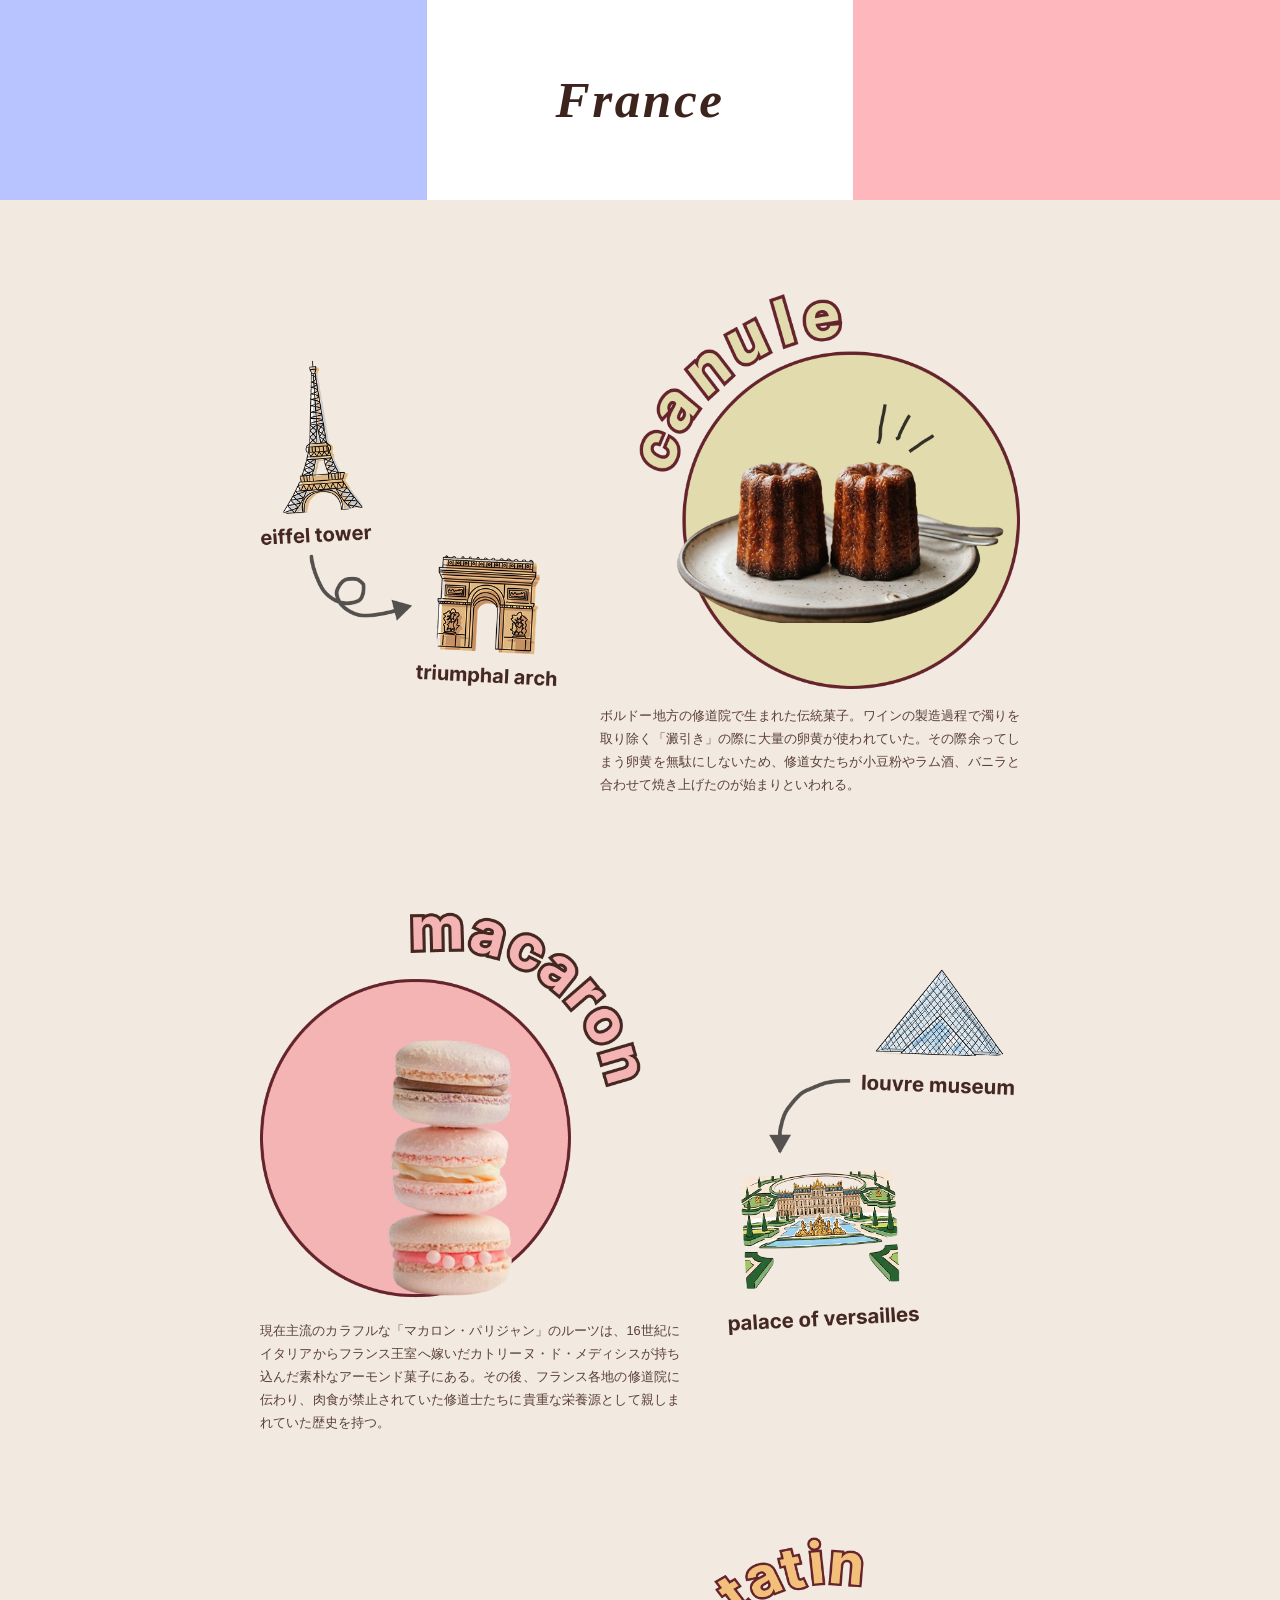
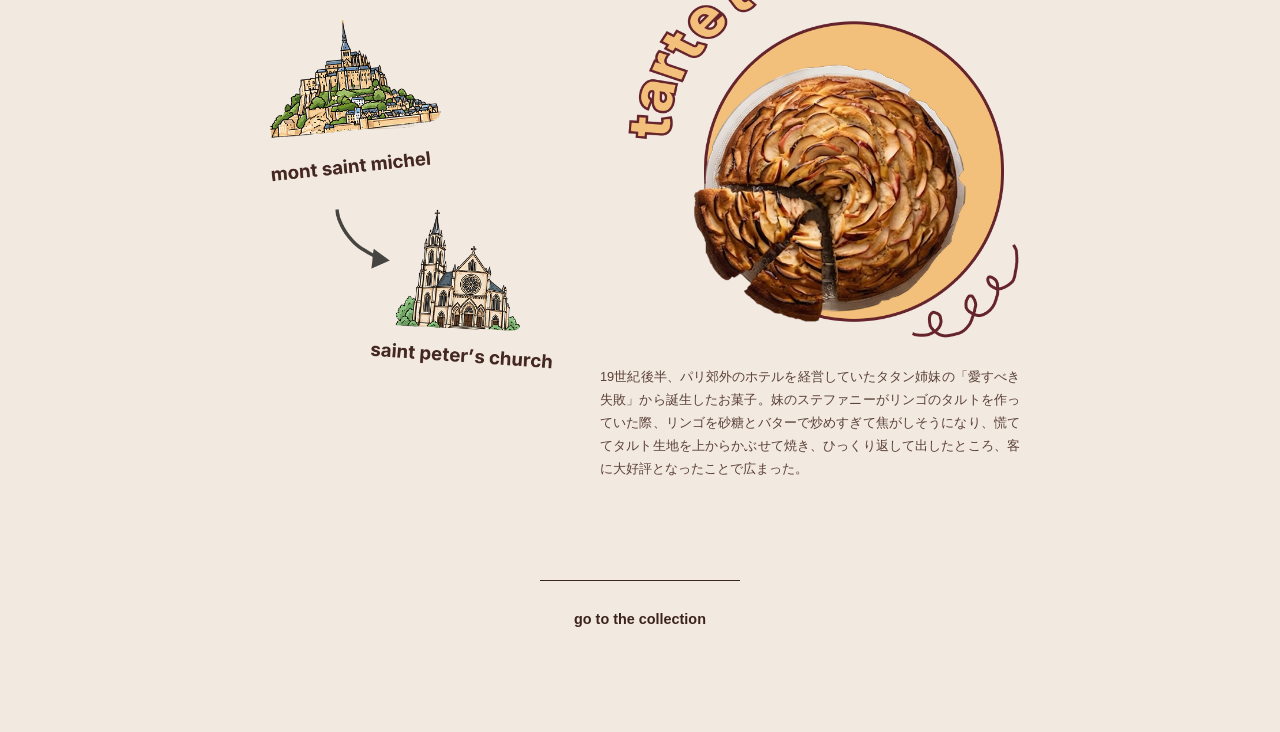
<file: france.html>
<!doctype html>
<html lang="ja">
  <head>
    <meta charset="UTF-8" />
    <meta name="viewport" content="width=device-width, initial-scale=1.0" />
    <title>France Sweets - sweet trip</title>
    <link rel="stylesheet" href="style.css" />
  </head>
  <body class="france-page">
    <!-- トリコロール・ヘッダー -->
    <header class="france-header">
      <div class="header-flag">
        <div class="flag-blue"></div>
        <div class="flag-white">
          <h1 class="france-title">France</h1>
        </div>
        <div class="flag-red"></div>
      </div>
    </header>

    <!-- メインコンテンツ -->
    <main class="france-container">
      <!-- Section 1: canule -->
      <section class="sweets-block flex-right">
        <!-- 左側：エッフェル塔〜凱旋門のミッション画像 -->
        <div class="img-box mission-img-box">
          <img
            src="img/canuleilu.png"
            alt="Eiffel Tower to Triumphal Arch Mission"
            class="block-img"
          />
        </div>
        <!-- 右側：カヌレ画像 ＋ 解説文章 -->
        <div class="content-box">
          <div class="img-box sweets-img-box">
            <img src="img/canure5.png" alt="canule" class="block-img" />
          </div>
          <p class="sweets-desc">
            ボルドー地方の修道院で生まれた伝統菓子。ワインの製造過程で濁りを取り除く「澱引き」の際に大量の卵黄が使われていた。その際余ってしまう卵黄を無駄にしないため、修道女たちが小豆粉やラム酒、バニラと合わせて焼き上げたのが始まりといわれる。
          </p>
        </div>
      </section>

      <!-- Section 2: macaron (flex-left で左右が反転します) -->
      <section class="sweets-block flex-left">
        <!-- 左側（コード上）：ミッション画像 -->
        <div class="img-box mission-img-box">
          <img
            src="img/macaronilust.png"
            alt="Louvre to Versailles Mission"
            class="block-img"
          />
        </div>
        <!-- 右側（コード上）：マカロン画像 ＋ 解説文章 -->
        <div class="content-box">
          <div class="img-box sweets-img-box">
            <img src="img/macaron2.png" alt="macaron" class="block-img" />
          </div>
          <p class="sweets-desc">
            現在主流のカラフルな「マカロン・パリジャン」のルーツは、16世紀にイタリアからフランス王室へ嫁いだカトリーヌ・ド・メディシスが持ち込んだ素朴なアーモンド菓子にある。その後、フランス各地の修道院に伝わり、肉食が禁止されていた修道士たちに貴重な栄養源として親しまれていた歴史を持つ。
          </p>
        </div>
      </section>

      <!-- Section 3: tarte tatin -->
      <section class="sweets-block flex-right">
        <!-- 左側：モン・サン・ミシェル〜サン・ピエール教会のミッション画像 -->
        <div class="img-box mission-img-box">
          <img
            src="img/tarteilu.png"
            alt="Mont Saint Michel to Saint Peter Church Mission"
            class="block-img"
          />
        </div>
        <!-- 右側：タルトタタン画像 ＋ 解説文章 -->
        <div class="content-box">
          <div class="img-box sweets-img-box">
            <img src="img/tarte2.png" alt="tarte tatin" class="block-img" />
          </div>
          <p class="sweets-desc">
            19世紀後半、パリ郊外のホテルを経営していたタタン姉妹の「愛すべき失敗」から誕生したお菓子。妹のステファニーがリンゴのタルトを作っていた際、リンゴを砂糖とバターで炒めすぎて焦がしそうになり、慌ててタルト生地を上からかぶせて焼き、ひっくり返して出したところ、客に大好評となったことで広まった。
          </p>
        </div>
      </section>

      <!-- コレクションマップへ戻るボタン -->
      <div class="back-link-box">
        <a href="index.html#collection" class="back-link"
          >go to the collection</a
        >
      </div>
    </main>
  </body>
</html>
</file>
<file: style.css>
@font-face {
  font-family: "Konkhmer Sleokchher";
  src: url("font/KonkhmerSleokchher-Regular.ttf") format("truetype");
}

* {
  box-sizing: border-box;
  margin: 0;
  padding: 0;
}
/* 全体の基本設定 */
* {
  margin: 0;
  padding: 0;
  box-sizing: border-box;
}

body {
  background-color: #f2e9e1; /* ベージュ背景 */
  color: #3d231d; /* ブラウン文字色 */
  font-family:
    "Helvetica Neue", Arial, "ヒラギノ角ゴ ProN", "Hiragino Kaku Gothic ProN",
    "メイリオ", sans-serif;
  line-height: 1.6;
}

/* ヘッダー */
.header {
  padding: 30px 50px 0;
  text-align: right;
}

.nav a {
  color: #3d231d;
  text-decoration: none;
  font-weight: bold;
  font-size: 1.5rem;
  margin-left: 30px;
}

/* --- 1セクション目：HERO --- */
.hero {
  max-width: 1000px;
  margin: 40px auto 0;
  padding: 0 20px 100px;
}

.hero-inner {
  position: relative;
  display: flex;
  align-items: center;
  gap: 50px;
}

.photo-box {
  flex: 0 0 45%;
  background-color: #ffffff;
  padding: 16px 16px 50px 16px;
  box-shadow: 0 8px 20px rgba(0, 0, 0, 0.06);
  z-index: 1;
}

.photo {
  width: 100%;
  height: auto;
  display: block;
  min-height: 280px;
  background-color: #eee;
}
.content {
  flex: 1;
  z-index: 1;
}

/* 見出し（HTMLのクラス名 .heading に修正） */
.heading {
  font-size: 4rem;
  font-weight: 900;
  line-height: 1.2;
  letter-spacing: 0.05em;
  margin-bottom: 25px;
}

.sub-heading {
  display: block;
  font-size: 2rem;
  font-weight: 700;
  margin-top: 15px;
}

.description {
  font-size: 0.88rem;
  color: #5a4037;
  line-height: 1.8;
}
.hero-title-overlay {
  position: absolute;
  bottom: -25px;
  right: 80px;
  font-size: 4rem;
  font-weight: bold;
  font-style: italic;
  font-family: Georgia, serif;
  color: #3d231d;
  z-index: 2;
  pointer-events: none;
  white-space: nowrap;
}

/* --- 2セクション目：How to use --- */
.how-to-use {
  max-width: 900px;
  margin: 0 auto;
  padding: 60px 20px 120px;
}

.section-title {
  text-align: center;
  font-size: 3.5rem;
  font-weight: bold;
  font-style: italic;
  font-family: Georgia, serif;
  color: #3d231d;
  margin-bottom: 50px;
}

/* ステップ全体レイアウト */
.step-container {
  display: flex;
  flex-direction: column;
  gap: 40px;
}

.step-item {
  display: flex;
  align-items: center;
  justify-content: space-between;
}

/* Step1, Step3 はテキスト左・画像右 */
.step-1,
.step-3 {
  padding-right: 40px;
}

/* Step2 は画像左・テキスト右 */
.step-2 {
  padding-left: 40px;
}

.step-text {
  max-width: 480px;
}

.step-heading {
  font-size: 1.35rem;
  font-weight: bold;
  margin-bottom: 10px;
  display: flex;
  align-items: center;
  gap: 12px;
}

.step-num {
  font-size: 1.5rem;
  font-weight: 900;
}

.step-desc {
  font-size: 0.85rem;
  color: #5a4037;
  line-height: 1.7;
}

/* 画像表示枠とバッジ */
.step-img-box {
  position: relative;
  min-width: 120px;
  min-height: 120px;
  display: flex;
  align-items: center;
  justify-content: center;
}

.step-img {
  max-width: 140px;
  height: auto;
  display: block;
}

/* start / goal バッジ */
.badge {
  position: absolute;
  font-family: Arial, sans-serif;
  font-size: 2.2rem;
  font-weight: bold;
  color: #ffffff;
}

.start-badge {
  top: 10px;
  right: -50px;
}

.goal-badge {
  bottom: -15px;
  right: 0px;
}

/* レスポンシブ（スマホ表示時） */
@media (max-width: 768px) {
  .hero-inner {
    flex-direction: column;
    gap: 30px;
  }

  .hero-title-overlay {
    font-size: 3rem;
    right: 20px;
    bottom: -15px;
  }

  .step-item {
    flex-direction: column !important;
    text-align: left;
    padding: 0 !important;
    gap: 20px;
  }

  .step-img-box {
    align-self: center;
  }
}

.container {
  background-color: #f2e9e1;
  background-size: cover;
  padding: 50px 20px;
  width: 100%;
}
.photos {
  display: grid;
  gap: 16px 26px;
  grid-template-columns: 146px 150px 167px 68px 67px 265px;
  grid-template-rows: 208px 102px 100px 60px 4% 45px 32px 100px;
  margin: 163px auto;
  width: fit-content;
}

.photos img {
  width: 100%;
  height: auto;
  object-fit: cover;
}

.item1 {
  grid-column: 1/3;
  grid-row: 1/4;
}

.item2 {
  grid-column: 3/4;
  grid-row: 1/2;
}

.item3 {
  grid-column: 4/6;
  grid-row: 1/3;
}

.item4 {
  grid-column: 6/7;
  grid-row: 1/5;
}

.item5 {
  grid-column: 1/3;
  grid-row: 4/7;
}

.item6 {
  grid-column: 4/6;
  grid-row: 3/5;
}

.item7 {
  grid-column: 3/5;
  grid-row: 6/9;
}
.item8 {
  grid-column: 3/4;
  grid-row: 2/5;
  margin-top: 10px;
}
.item9 {
  grid-column: 1/2;
  grid-row: 7/9;
  margin-top: 19px;
}
.item10 {
  grid-column: 5/7;
  grid-row: 6/8;
}
.item11 {
  grid-column: 2/3;
  grid-row: 7/9;
  margin-top: 20px;
}
.item12 {
  grid-column: 5/7;
  grid-row: 8/9;
  margin-top: 5px;
}
.item13 {
  grid-column: 3/7;
  grid-row: 4/5;
  display: flex;
  align-items: flex-end;
  justify-content: center;
}
.item13 h3 {
  font-family: "Konkhmer Sleokchher", system-ul;
  color: #432720;
  font-size: 50px;
  transform: translateY(50px);
}
body {
  background-color: #f2e9e1;
  color: #3d231d;
  font-family: "Helvetica Neue", Arial, sans-serif;
}

/* セクション設定 */
.collection-section {
  max-width: 1000px;
  margin: 0 auto;
  padding: 60px 20px 100px;
  position: relative;
}

.section-title {
  text-align: center;
  font-size: 4.5rem;
  font-weight: 900;
  font-style: italic;
  font-family: Georgia, serif;
  color: #3d231d;
  margin-bottom: 20px;
}

/* マップ・コンテナ */
.map-container {
  position: relative;
  width: 100%;
  min-height: 600px;
  display: flex;
  justify-content: center;
  align-items: center;
}

/* 中央の地図画像枠 */
.map-box {
  width: 480px;
  max-width: 90%;
  z-index: 1;
}

.map-img {
  width: 100%;
  height: auto;
  display: block;
}

/* つなぎ線SVG */
.connecting-lines {
  position: absolute;
  top: 0;
  left: 0;
  width: 100%;
  height: 100%;
  pointer-events: none;
  z-index: 2;
}

/* チェキ風ポラロイドカード共通 */
.polaroid {
  position: absolute;
  width: 200px;
  background-color: #ffffff;
  padding: 12px 12px 40px 12px;
  box-shadow: 0 10px 25px rgba(0, 0, 0, 0.08);
  z-index: 3;
  transition: transform 0.2s ease;
}

.polaroid:hover {
  transform: scale(1.03) rotate(0deg) !important;
  z-index: 10;
}

/* 各カードの位置・傾き調整 */
.polaroid-left {
  top: 220px;
  left: 20px;
  transform: rotate(-6deg);
}

.polaroid-top-right {
  top: 40px;
  right: 40px;
  transform: rotate(5deg);
}

.polaroid-bottom-right {
  bottom: 30px;
  right: 60px;
  transform: rotate(8deg);
}

/* マスキングテープ */
.tape {
  position: absolute;
  top: -12px;
  left: 50%;
  transform: translateX(-50%);
  width: 70px;
  height: 22px;
  opacity: 0.85;
  z-index: 4;
}

.tape-pink {
  background-color: #f38289;
}
.tape-blue {
  background-color: #8c90d9;
}
.tape-white {
  background-color: #e6e2db;
}

/* 写真アップロード・表示エリア */
.photo-upload-area {
  display: block;
  width: 100%;
  aspect-ratio: 1 / 1;
  background-color: #dcdcdc;
  position: relative;
  cursor: pointer;
  overflow: hidden;
}

.file-input {
  display: none;
}

.photo-placeholder {
  width: 100%;
  height: 100%;
  display: flex;
  flex-direction: column;
  align-items: center;
  justify-content: center;
  color: #777777;
  padding: 10px;
  text-align: center;
}

.upload-icon {
  font-size: 1.8rem;
  margin-bottom: 6px;
}

.upload-text {
  font-size: 0.7rem;
  font-weight: bold;
}

.preview-img {
  width: 100%;
  height: 100%;
  object-fit: cover;
  display: none;
}

/* レスポンシブ対応 */
@media (max-width: 768px) {
  .map-container {
    flex-direction: column;
    min-height: auto;
    gap: 30px;
  }

  .connecting-lines {
    display: none;
  }

  .polaroid {
    position: static;
    transform: none !important;
    width: 240px;
    margin: 0 auto;
  }
}

.france-page {
  background-color: #f2e9e1;
}

/* トリコロール・ヘッダー */
.france-header {
  width: 100%;
  margin-bottom: 60px;
}

.header-flag {
  display: flex;
  height: 200px;
  width: 100%;
}

.flag-blue {
  flex: 1;
  background-color: #b7c4ff;
}

.flag-white {
  flex: 1;
  background-color: #ffffff;
  display: flex;
  align-items: center;
  justify-content: center;
}

.flag-red {
  flex: 1;
  background-color: #ffb7be;
}

.france-title {
  font-family: Georgia, serif;
  font-size: 3.2rem;
  font-style: italic;
  font-weight: 900;
  color: #3d231d;
  letter-spacing: 0.05em;
}

/* メインコンテナ */
.france-container {
  max-width: 800px;
  margin: 0 auto;
  padding: 0 20px 100px;
  display: flex;
  flex-direction: column;
  gap: 80px;
}

/* 各スイーツブロック */
.sweets-block {
  display: flex;
  align-items: center;
  justify-content: space-between;
  gap: 40px;
}

.flex-right {
  flex-direction: row;
}

.flex-left {
  flex-direction: row-reverse !important;
}

/* ミッション画像エリア */
.mission-img-box {
  flex: 0 0 300px;
}

/* スイーツ＋テキストのボックス */
.content-box {
  flex: 1;
  max-width: 420px;
  display: flex;
  flex-direction: column;
  gap: 15px;
}

/* 画像枠共通 */
.img-box {
  display: flex;
  justify-content: center;
  align-items: center;
}

.block-img {
  width: 100%;
  height: auto;
  display: block;
}

/* 説明テキスト */
.sweets-desc {
  font-size: 0.8rem;
  color: #5a4037;
  line-height: 1.8;
  text-align: justify;
}

/* 下部戻るボタン */
.back-link-box {
  text-align: center;
  border-top: 1px solid #3d231d;
  padding-top: 25px;
  width: 200px;
  margin: 20px auto 0;
}

.back-link {
  color: #3d231d;
  text-decoration: none;
  font-weight: bold;
  font-size: 0.9rem;
}

.back-link:hover {
  text-decoration: underline;
}

/* レスポンシブ対応 */
@media (max-width: 768px) {
  .sweets-block {
    flex-direction: column !important;
    gap: 30px;
  }

  .mission-img-box,
  .content-box {
    width: 100%;
    max-width: 320px;
  }
}
</file>
